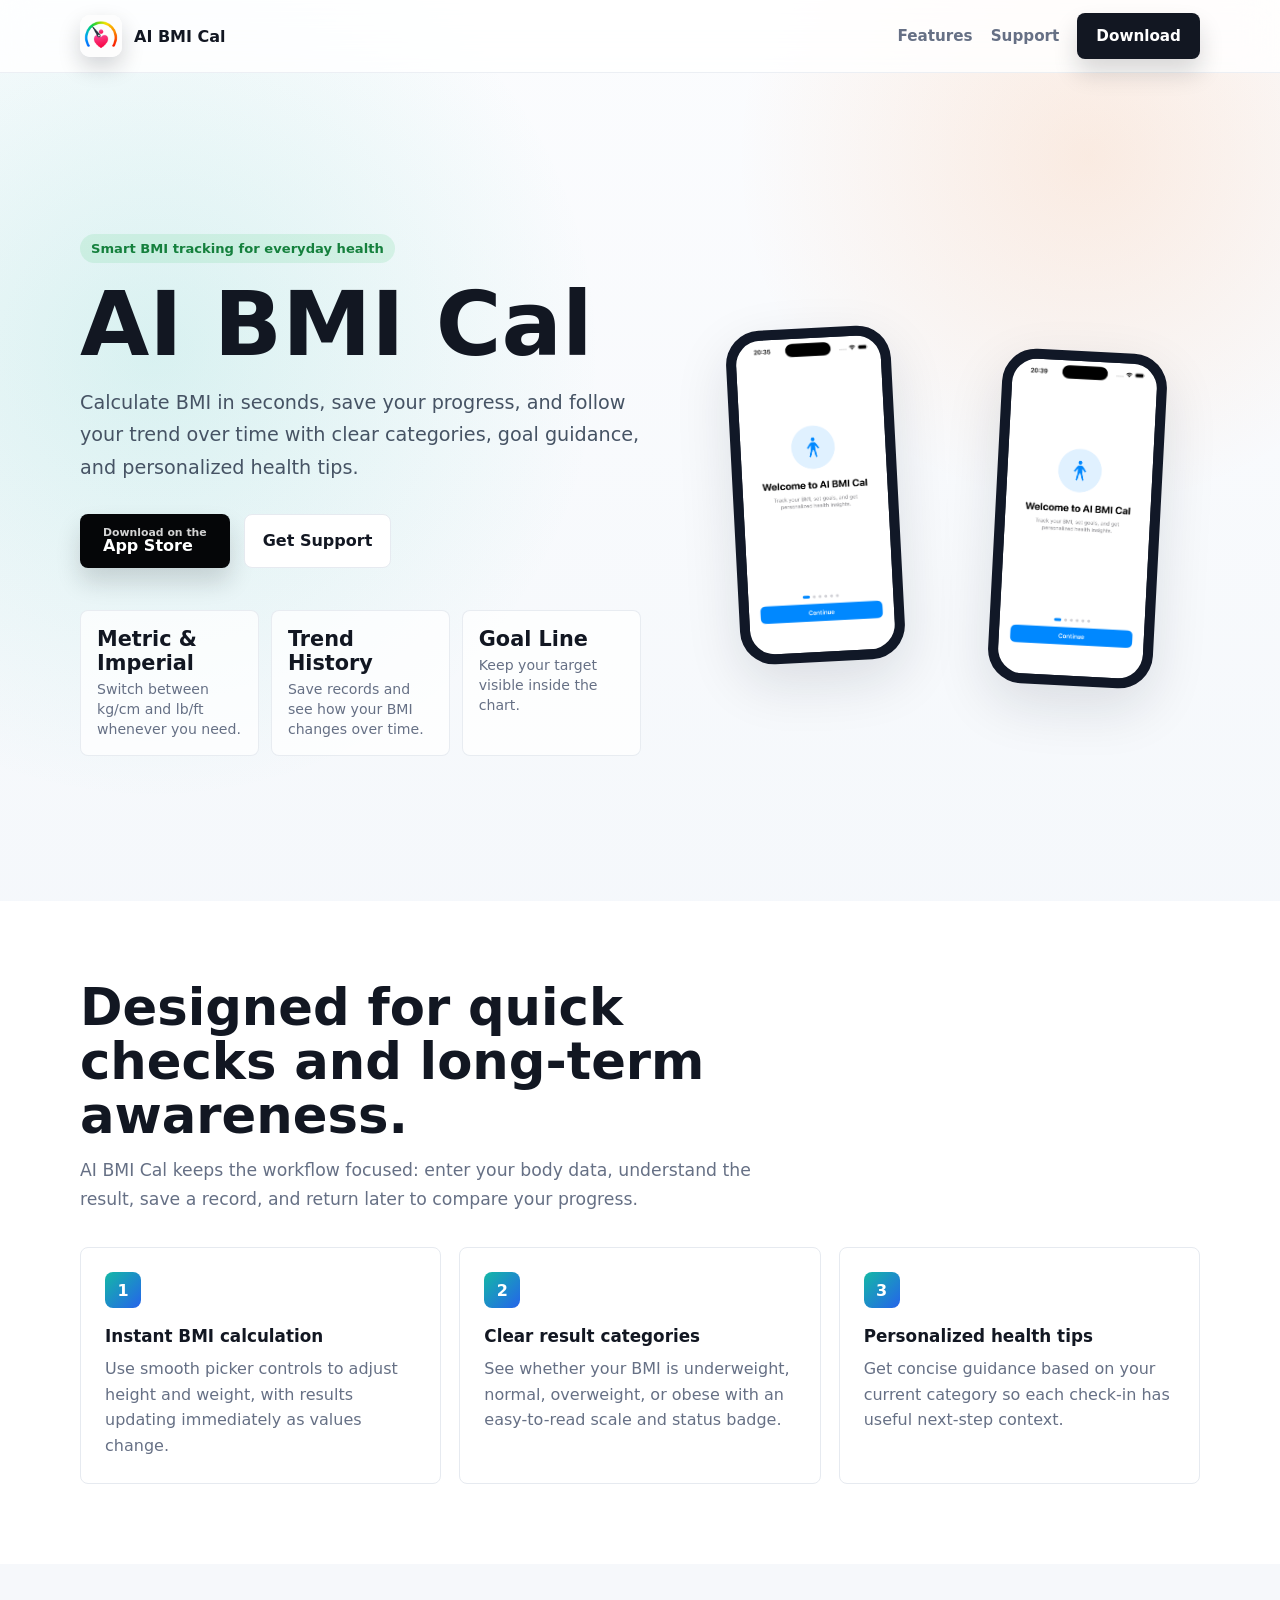
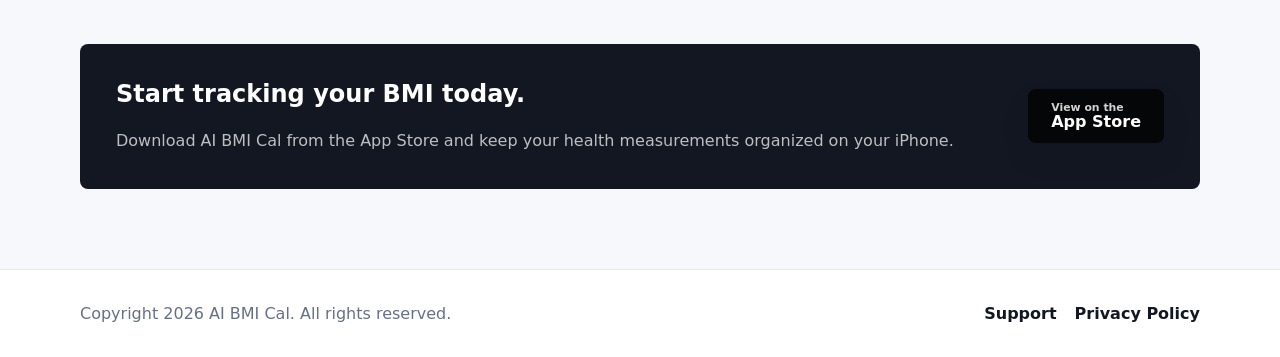
<file: index.html>
<!doctype html>
<html lang="en">
  <head>
    <meta charset="utf-8">
    <meta name="viewport" content="width=device-width, initial-scale=1">
    <meta name="description" content="AI BMI Cal helps you calculate BMI, track trends, set goals, and understand your weight changes with simple health insights.">
    <title>AI BMI Cal - BMI Calculator and Weight Trend Tracker</title>
    <link rel="stylesheet" href="styles.css">
  </head>
  <body>
    <header class="site-header">
      <nav class="nav" aria-label="Main navigation">
        <a class="brand" href="index.html">
          <img src="assets/app-icon.png" alt="AI BMI Cal app icon">
          <span>AI BMI Cal</span>
        </a>
        <div class="nav-links">
          <a href="#features">Features</a>
          <a href="support.html">Support</a>
          <a class="button" href="https://apps.apple.com/app/id6768542067" aria-label="Download AI BMI Cal on the App Store">Download</a>
        </div>
      </nav>
    </header>

    <main>
      <section class="hero">
        <div>
          <p class="eyebrow">Smart BMI tracking for everyday health</p>
          <h1>AI BMI Cal</h1>
          <p class="lead">
            Calculate BMI in seconds, save your progress, and follow your trend over time with clear categories, goal guidance, and personalized health tips.
          </p>
          <div class="actions">
            <a class="button store" href="https://apps.apple.com/app/id6768542067" aria-label="Download AI BMI Cal on the App Store">
              <span><small>Download on the</small>App Store</span>
            </a>
            <a class="button secondary" href="support.html">Get Support</a>
          </div>
          <div class="trust-row" aria-label="App highlights">
            <div class="metric">
              <strong>Metric & Imperial</strong>
              <span>Switch between kg/cm and lb/ft whenever you need.</span>
            </div>
            <div class="metric">
              <strong>Trend History</strong>
              <span>Save records and see how your BMI changes over time.</span>
            </div>
            <div class="metric">
              <strong>Goal Line</strong>
              <span>Keep your target visible inside the chart.</span>
            </div>
          </div>
        </div>
        <div class="phone-stage" aria-label="AI BMI Cal screenshots">
          <figure class="phone">
            <img src="assets/onboarding.png" alt="AI BMI Cal onboarding screen">
          </figure>
          <figure class="phone">
            <img src="assets/calculator.png" alt="AI BMI Cal BMI calculator screen">
          </figure>
        </div>
      </section>

      <section id="features" class="section">
        <div class="section-inner">
          <div class="section-heading">
            <h2>Designed for quick checks and long-term awareness.</h2>
            <p>AI BMI Cal keeps the workflow focused: enter your body data, understand the result, save a record, and return later to compare your progress.</p>
          </div>
          <div class="feature-grid">
            <article class="feature">
              <span class="icon-mark">1</span>
              <strong>Instant BMI calculation</strong>
              <p>Use smooth picker controls to adjust height and weight, with results updating immediately as values change.</p>
            </article>
            <article class="feature">
              <span class="icon-mark">2</span>
              <strong>Clear result categories</strong>
              <p>See whether your BMI is underweight, normal, overweight, or obese with an easy-to-read scale and status badge.</p>
            </article>
            <article class="feature">
              <span class="icon-mark">3</span>
              <strong>Personalized health tips</strong>
              <p>Get concise guidance based on your current category so each check-in has useful next-step context.</p>
            </article>
          </div>
        </div>
      </section>

      <section class="section alt">
        <div class="section-inner">
          <div class="cta-band">
            <div>
              <h2>Start tracking your BMI today.</h2>
              <p>Download AI BMI Cal from the App Store and keep your health measurements organized on your iPhone.</p>
            </div>
            <a class="button store" href="https://apps.apple.com/app/id6768542067" aria-label="Open AI BMI Cal on the App Store">
              <span><small>View on the</small>App Store</span>
            </a>
          </div>
        </div>
      </section>
    </main>

    <footer class="site-footer">
      <div class="footer-inner">
        <span>Copyright 2026 AI BMI Cal. All rights reserved.</span>
        <span class="footer-links">
          <a href="support.html">Support</a>
          <a href="privacy.html">Privacy Policy</a>
        </span>
      </div>
    </footer>
  </body>
</html>
</file>
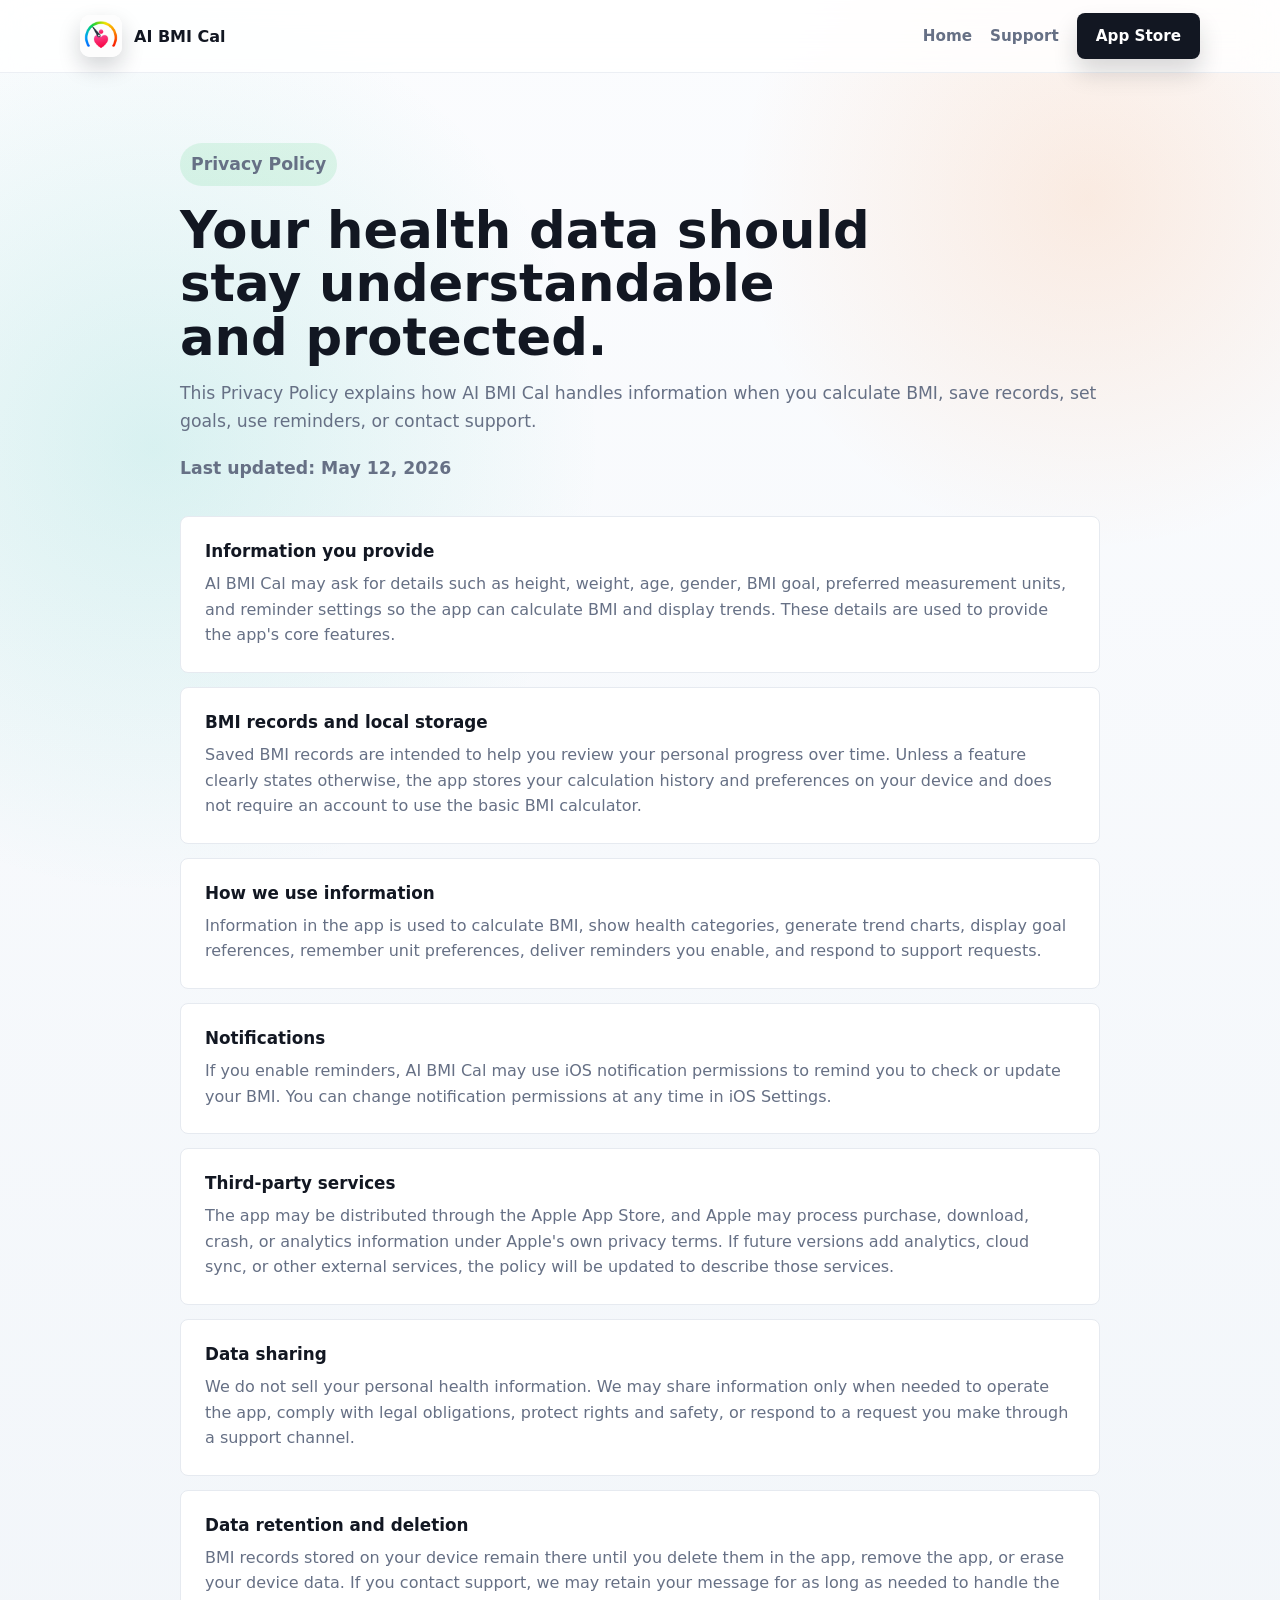
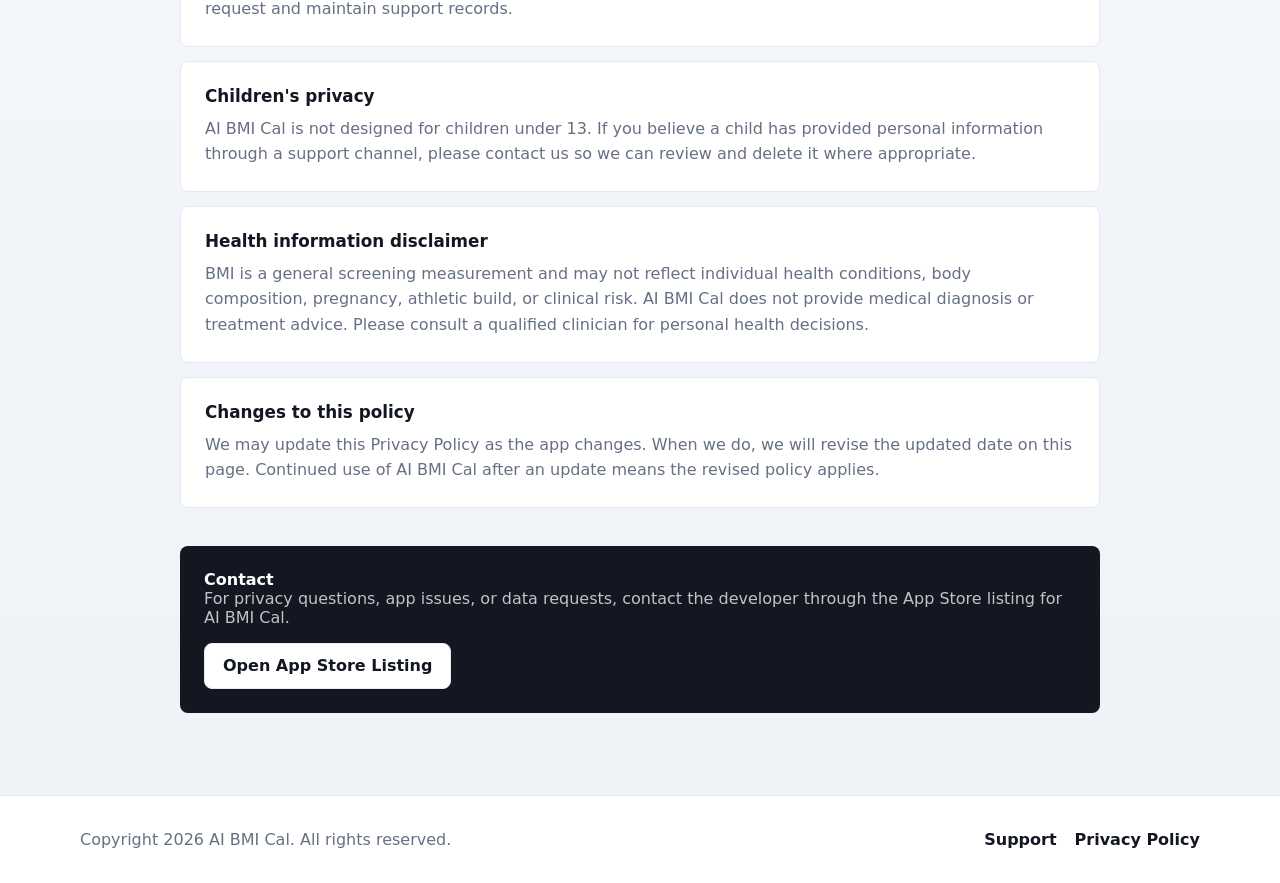
<file: privacy.html>
<!doctype html>
<html lang="en">
  <head>
    <meta charset="utf-8">
    <meta name="viewport" content="width=device-width, initial-scale=1">
    <meta name="description" content="Privacy Policy for AI BMI Cal. Learn how the app handles BMI data, saved records, notifications, and support requests.">
    <title>AI BMI Cal Privacy Policy</title>
    <link rel="stylesheet" href="styles.css">
  </head>
  <body>
    <header class="site-header">
      <nav class="nav" aria-label="Main navigation">
        <a class="brand" href="index.html">
          <img src="assets/app-icon.png" alt="AI BMI Cal app icon">
          <span>AI BMI Cal</span>
        </a>
        <div class="nav-links">
          <a href="index.html">Home</a>
          <a href="support.html">Support</a>
          <a class="button" href="https://apps.apple.com/app/id6768542067">App Store</a>
        </div>
      </nav>
    </header>

    <main class="support-main">
      <section class="support-hero">
        <p class="eyebrow">Privacy Policy</p>
        <h1>Your health data should stay understandable and protected.</h1>
        <p>
          This Privacy Policy explains how AI BMI Cal handles information when you calculate BMI, save records, set goals, use reminders, or contact support.
        </p>
        <p class="updated-date">Last updated: May 12, 2026</p>
      </section>

      <section class="privacy-list" aria-label="Privacy policy details">
        <article class="faq-item">
          <strong>Information you provide</strong>
          <p>
            AI BMI Cal may ask for details such as height, weight, age, gender, BMI goal, preferred measurement units, and reminder settings so the app can calculate BMI and display trends. These details are used to provide the app's core features.
          </p>
        </article>

        <article class="faq-item">
          <strong>BMI records and local storage</strong>
          <p>
            Saved BMI records are intended to help you review your personal progress over time. Unless a feature clearly states otherwise, the app stores your calculation history and preferences on your device and does not require an account to use the basic BMI calculator.
          </p>
        </article>

        <article class="faq-item">
          <strong>How we use information</strong>
          <p>
            Information in the app is used to calculate BMI, show health categories, generate trend charts, display goal references, remember unit preferences, deliver reminders you enable, and respond to support requests.
          </p>
        </article>

        <article class="faq-item">
          <strong>Notifications</strong>
          <p>
            If you enable reminders, AI BMI Cal may use iOS notification permissions to remind you to check or update your BMI. You can change notification permissions at any time in iOS Settings.
          </p>
        </article>

        <article class="faq-item">
          <strong>Third-party services</strong>
          <p>
            The app may be distributed through the Apple App Store, and Apple may process purchase, download, crash, or analytics information under Apple's own privacy terms. If future versions add analytics, cloud sync, or other external services, the policy will be updated to describe those services.
          </p>
        </article>

        <article class="faq-item">
          <strong>Data sharing</strong>
          <p>
            We do not sell your personal health information. We may share information only when needed to operate the app, comply with legal obligations, protect rights and safety, or respond to a request you make through a support channel.
          </p>
        </article>

        <article class="faq-item">
          <strong>Data retention and deletion</strong>
          <p>
            BMI records stored on your device remain there until you delete them in the app, remove the app, or erase your device data. If you contact support, we may retain your message for as long as needed to handle the request and maintain support records.
          </p>
        </article>

        <article class="faq-item">
          <strong>Children's privacy</strong>
          <p>
            AI BMI Cal is not designed for children under 13. If you believe a child has provided personal information through a support channel, please contact us so we can review and delete it where appropriate.
          </p>
        </article>

        <article class="faq-item">
          <strong>Health information disclaimer</strong>
          <p>
            BMI is a general screening measurement and may not reflect individual health conditions, body composition, pregnancy, athletic build, or clinical risk. AI BMI Cal does not provide medical diagnosis or treatment advice. Please consult a qualified clinician for personal health decisions.
          </p>
        </article>

        <article class="faq-item">
          <strong>Changes to this policy</strong>
          <p>
            We may update this Privacy Policy as the app changes. When we do, we will revise the updated date on this page. Continued use of AI BMI Cal after an update means the revised policy applies.
          </p>
        </article>

        <article class="contact">
          <strong>Contact</strong>
          <p>
            For privacy questions, app issues, or data requests, contact the developer through the App Store listing for AI BMI Cal.
          </p>
          <a class="button secondary" href="https://apps.apple.com/app/id6768542067">Open App Store Listing</a>
        </article>
      </section>
    </main>

    <footer class="site-footer">
      <div class="footer-inner">
        <span>Copyright 2026 AI BMI Cal. All rights reserved.</span>
        <span class="footer-links">
          <a href="support.html">Support</a>
          <a href="privacy.html">Privacy Policy</a>
        </span>
      </div>
    </footer>
  </body>
</html>
</file>
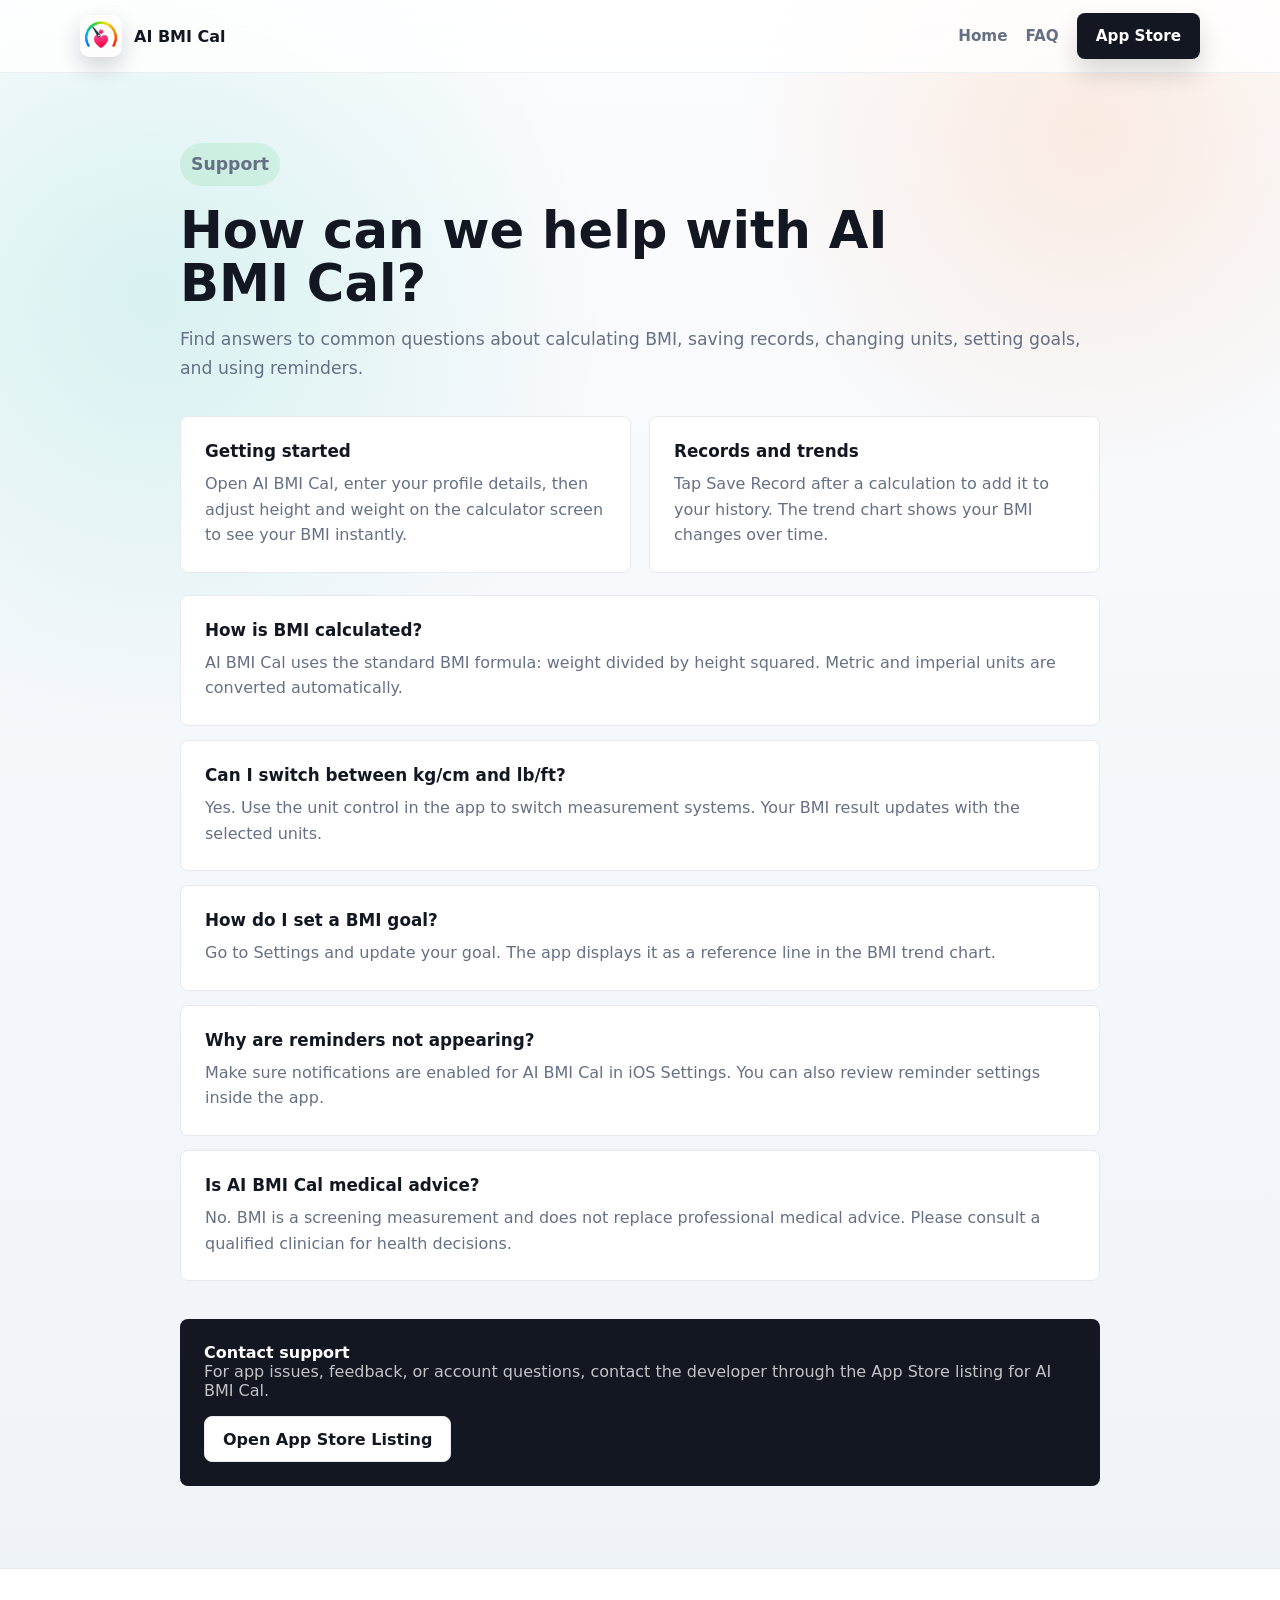
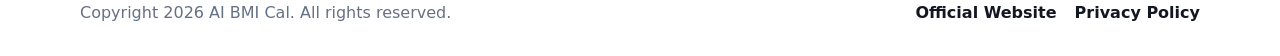
<file: support.html>
<!doctype html>
<html lang="en">
  <head>
    <meta charset="utf-8">
    <meta name="viewport" content="width=device-width, initial-scale=1">
    <meta name="description" content="Support page for AI BMI Cal. Find help with BMI calculations, saved records, reminders, and App Store downloads.">
    <title>AI BMI Cal Support</title>
    <link rel="stylesheet" href="styles.css">
  </head>
  <body>
    <header class="site-header">
      <nav class="nav" aria-label="Main navigation">
        <a class="brand" href="index.html">
          <img src="assets/app-icon.png" alt="AI BMI Cal app icon">
          <span>AI BMI Cal</span>
        </a>
        <div class="nav-links">
          <a href="index.html">Home</a>
          <a href="#faq">FAQ</a>
          <a class="button" href="https://apps.apple.com/app/id6768542067">App Store</a>
        </div>
      </nav>
    </header>

    <main class="support-main">
      <section class="support-hero">
        <p class="eyebrow">Support</p>
        <h1>How can we help with AI BMI Cal?</h1>
        <p>
          Find answers to common questions about calculating BMI, saving records, changing units, setting goals, and using reminders.
        </p>
      </section>

      <section class="support-grid" aria-label="Support topics">
        <article class="support-card">
          <strong>Getting started</strong>
          <p>Open AI BMI Cal, enter your profile details, then adjust height and weight on the calculator screen to see your BMI instantly.</p>
        </article>
        <article class="support-card">
          <strong>Records and trends</strong>
          <p>Tap Save Record after a calculation to add it to your history. The trend chart shows your BMI changes over time.</p>
        </article>
      </section>

      <section id="faq" class="faq-list" aria-label="Frequently asked questions">
        <article class="faq-item">
          <strong>How is BMI calculated?</strong>
          <p>AI BMI Cal uses the standard BMI formula: weight divided by height squared. Metric and imperial units are converted automatically.</p>
        </article>
        <article class="faq-item">
          <strong>Can I switch between kg/cm and lb/ft?</strong>
          <p>Yes. Use the unit control in the app to switch measurement systems. Your BMI result updates with the selected units.</p>
        </article>
        <article class="faq-item">
          <strong>How do I set a BMI goal?</strong>
          <p>Go to Settings and update your goal. The app displays it as a reference line in the BMI trend chart.</p>
        </article>
        <article class="faq-item">
          <strong>Why are reminders not appearing?</strong>
          <p>Make sure notifications are enabled for AI BMI Cal in iOS Settings. You can also review reminder settings inside the app.</p>
        </article>
        <article class="faq-item">
          <strong>Is AI BMI Cal medical advice?</strong>
          <p>No. BMI is a screening measurement and does not replace professional medical advice. Please consult a qualified clinician for health decisions.</p>
        </article>
        <article class="contact">
          <strong>Contact support</strong>
          <p>For app issues, feedback, or account questions, contact the developer through the App Store listing for AI BMI Cal.</p>
          <a class="button secondary" href="https://apps.apple.com/app/id6768542067">Open App Store Listing</a>
        </article>
      </section>
    </main>

    <footer class="site-footer">
      <div class="footer-inner">
        <span>Copyright 2026 AI BMI Cal. All rights reserved.</span>
        <span class="footer-links">
          <a href="index.html">Official Website</a>
          <a href="privacy.html">Privacy Policy</a>
        </span>
      </div>
    </footer>
  </body>
</html>
</file>
<file: styles.css>
:root {
  color-scheme: light;
  --ink: #121722;
  --muted: #667085;
  --line: #e6eaf0;
  --paper: #ffffff;
  --soft: #f6f8fb;
  --green: #22c55e;
  --teal: #14b8a6;
  --blue: #2563eb;
  --orange: #f97316;
  --shadow: 0 20px 55px rgba(17, 24, 39, 0.12);
}

* {
  box-sizing: border-box;
}

html {
  scroll-behavior: smooth;
}

body {
  margin: 0;
  font-family: Inter, ui-sans-serif, system-ui, -apple-system, BlinkMacSystemFont, "Segoe UI", sans-serif;
  color: var(--ink);
  background:
    radial-gradient(circle at 12% 18%, rgba(20, 184, 166, 0.14), transparent 28rem),
    radial-gradient(circle at 85% 8%, rgba(249, 115, 22, 0.12), transparent 22rem),
    linear-gradient(180deg, #fbfcfe 0%, #eef3f8 100%);
}

a {
  color: inherit;
}

.site-header {
  position: sticky;
  top: 0;
  z-index: 10;
  border-bottom: 1px solid rgba(230, 234, 240, 0.74);
  background: rgba(255, 255, 255, 0.82);
  backdrop-filter: blur(18px);
}

.nav {
  width: min(1120px, calc(100% - 32px));
  min-height: 72px;
  margin: 0 auto;
  display: flex;
  align-items: center;
  justify-content: space-between;
  gap: 20px;
}

.brand {
  display: inline-flex;
  align-items: center;
  gap: 12px;
  text-decoration: none;
  font-weight: 800;
  letter-spacing: 0;
}

.brand img {
  width: 42px;
  height: 42px;
  border-radius: 10px;
  box-shadow: 0 10px 22px rgba(18, 23, 34, 0.18);
}

.nav-links {
  display: flex;
  align-items: center;
  gap: 18px;
  color: var(--muted);
  font-size: 0.95rem;
  font-weight: 650;
}

.nav-links a {
  text-decoration: none;
}

.button {
  display: inline-flex;
  align-items: center;
  justify-content: center;
  gap: 9px;
  min-height: 46px;
  padding: 0 18px;
  border-radius: 8px;
  border: 1px solid transparent;
  background: var(--ink);
  color: #fff;
  text-decoration: none;
  font-weight: 760;
  box-shadow: 0 14px 24px rgba(18, 23, 34, 0.16);
}

.button.secondary {
  background: var(--paper);
  color: var(--ink);
  border-color: var(--line);
  box-shadow: none;
}

.button.store {
  background: #050608;
  min-height: 54px;
  padding: 0 22px;
}

.button.store span {
  display: grid;
  line-height: 1.05;
  text-align: left;
}

.button.store small {
  font-size: 0.68rem;
  font-weight: 650;
  opacity: 0.82;
}

.hero {
  width: min(1120px, calc(100% - 32px));
  min-height: calc(100vh - 72px);
  margin: 0 auto;
  padding: 62px 0 46px;
  display: grid;
  grid-template-columns: minmax(0, 1.05fr) minmax(300px, 0.95fr);
  align-items: center;
  gap: 52px;
}

.eyebrow {
  display: inline-flex;
  width: fit-content;
  margin: 0 0 18px;
  padding: 7px 11px;
  border-radius: 999px;
  background: rgba(34, 197, 94, 0.12);
  color: #15803d;
  font-size: 0.82rem;
  font-weight: 760;
}

h1,
h2,
h3,
p {
  margin-top: 0;
}

h1 {
  max-width: 720px;
  margin-bottom: 20px;
  font-size: clamp(3rem, 7vw, 5.8rem);
  line-height: 0.96;
  letter-spacing: 0;
}

.lead {
  max-width: 650px;
  color: #465364;
  font-size: 1.2rem;
  line-height: 1.68;
}

.actions {
  display: flex;
  flex-wrap: wrap;
  gap: 14px;
  margin-top: 30px;
}

.trust-row {
  display: grid;
  grid-template-columns: repeat(3, minmax(0, 1fr));
  gap: 12px;
  margin-top: 42px;
  max-width: 650px;
}

.metric {
  padding: 16px;
  border-radius: 8px;
  background: rgba(255, 255, 255, 0.72);
  border: 1px solid rgba(230, 234, 240, 0.9);
}

.metric strong {
  display: block;
  font-size: 1.3rem;
  margin-bottom: 4px;
}

.metric span {
  color: var(--muted);
  font-size: 0.88rem;
  line-height: 1.35;
}

.phone-stage {
  display: grid;
  grid-template-columns: repeat(2, minmax(0, 1fr));
  gap: 18px;
  align-items: center;
}

.phone {
  border-radius: 34px;
  background: #111827;
  padding: 10px;
  box-shadow: var(--shadow);
  transform: rotate(-3deg);
}

.phone:nth-child(2) {
  margin-top: 62px;
  transform: rotate(3deg);
}

.phone img {
  display: block;
  width: 100%;
  border-radius: 25px;
  background: #fff;
}

.section {
  padding: 80px 0;
  background: var(--paper);
}

.section.alt {
  background: var(--soft);
}

.section-inner {
  width: min(1120px, calc(100% - 32px));
  margin: 0 auto;
}

.section-heading {
  max-width: 720px;
  margin-bottom: 34px;
}

.section-heading h2,
.support-hero h1 {
  margin-bottom: 14px;
  font-size: clamp(2rem, 4vw, 3.6rem);
  line-height: 1.05;
  letter-spacing: 0;
}

.section-heading p,
.support-hero p {
  color: var(--muted);
  font-size: 1.08rem;
  line-height: 1.65;
}

.feature-grid,
.support-grid {
  display: grid;
  grid-template-columns: repeat(3, minmax(0, 1fr));
  gap: 18px;
}

.feature,
.support-card,
.faq-item {
  border: 1px solid var(--line);
  border-radius: 8px;
  background: var(--paper);
  padding: 24px;
}

.feature strong,
.support-card strong,
.faq-item strong {
  display: block;
  margin-bottom: 10px;
  font-size: 1.05rem;
}

.feature p,
.support-card p,
.faq-item p {
  margin-bottom: 0;
  color: var(--muted);
  line-height: 1.6;
}

.icon-mark {
  display: inline-grid;
  place-items: center;
  width: 36px;
  height: 36px;
  margin-bottom: 18px;
  border-radius: 8px;
  color: #fff;
  font-weight: 900;
  background: linear-gradient(135deg, var(--teal), var(--blue));
}

.cta-band {
  display: grid;
  grid-template-columns: 1fr auto;
  gap: 24px;
  align-items: center;
  padding: 36px;
  border-radius: 8px;
  background: #121722;
  color: #fff;
}

.cta-band p {
  margin-bottom: 0;
  color: rgba(255, 255, 255, 0.72);
  line-height: 1.6;
}

.site-footer {
  padding: 34px 0;
  border-top: 1px solid var(--line);
  background: #fff;
  color: var(--muted);
}

.footer-inner {
  width: min(1120px, calc(100% - 32px));
  margin: 0 auto;
  display: flex;
  justify-content: space-between;
  gap: 20px;
  flex-wrap: wrap;
}

.footer-inner a {
  color: var(--ink);
  text-decoration: none;
  font-weight: 650;
}

.footer-links {
  display: inline-flex;
  gap: 18px;
  flex-wrap: wrap;
}

.support-main {
  min-height: calc(100vh - 72px);
  padding: 70px 0 82px;
}

.support-hero {
  width: min(920px, calc(100% - 32px));
  margin: 0 auto 34px;
}

.support-grid,
.faq-list {
  width: min(920px, calc(100% - 32px));
  margin: 0 auto;
}

.privacy-list {
  width: min(920px, calc(100% - 32px));
  margin: 0 auto;
  display: grid;
  gap: 14px;
}

.updated-date {
  margin-top: 18px;
  font-size: 0.95rem;
  font-weight: 700;
  color: var(--ink);
}

.support-grid {
  grid-template-columns: repeat(2, minmax(0, 1fr));
  margin-bottom: 22px;
}

.faq-list {
  display: grid;
  gap: 14px;
}

.contact {
  margin-top: 24px;
  padding: 24px;
  border-radius: 8px;
  background: #121722;
  color: #fff;
}

.contact p {
  color: rgba(255, 255, 255, 0.74);
}

@media (max-width: 840px) {
  .nav {
    min-height: 66px;
  }

  .nav-links {
    gap: 12px;
    font-size: 0.88rem;
  }

  .hero {
    grid-template-columns: 1fr;
    min-height: auto;
    padding-top: 42px;
  }

  .phone-stage {
    max-width: 560px;
  }

  .feature-grid,
  .support-grid,
  .trust-row {
    grid-template-columns: 1fr;
  }

  .cta-band {
    grid-template-columns: 1fr;
    padding: 26px;
  }
}

@media (max-width: 560px) {
  .nav {
    width: min(100% - 24px, 1120px);
  }

  .brand span {
    display: none;
  }

  .hero,
  .section-inner,
  .support-hero,
  .support-grid,
  .faq-list,
  .privacy-list,
  .footer-inner {
    width: min(100% - 24px, 1120px);
  }

  h1 {
    font-size: 3rem;
  }

  .lead {
    font-size: 1.05rem;
  }

  .phone-stage {
    grid-template-columns: 1fr 1fr;
    gap: 10px;
  }

  .phone {
    border-radius: 24px;
    padding: 7px;
  }

  .phone img {
    border-radius: 18px;
  }
}
</file>
